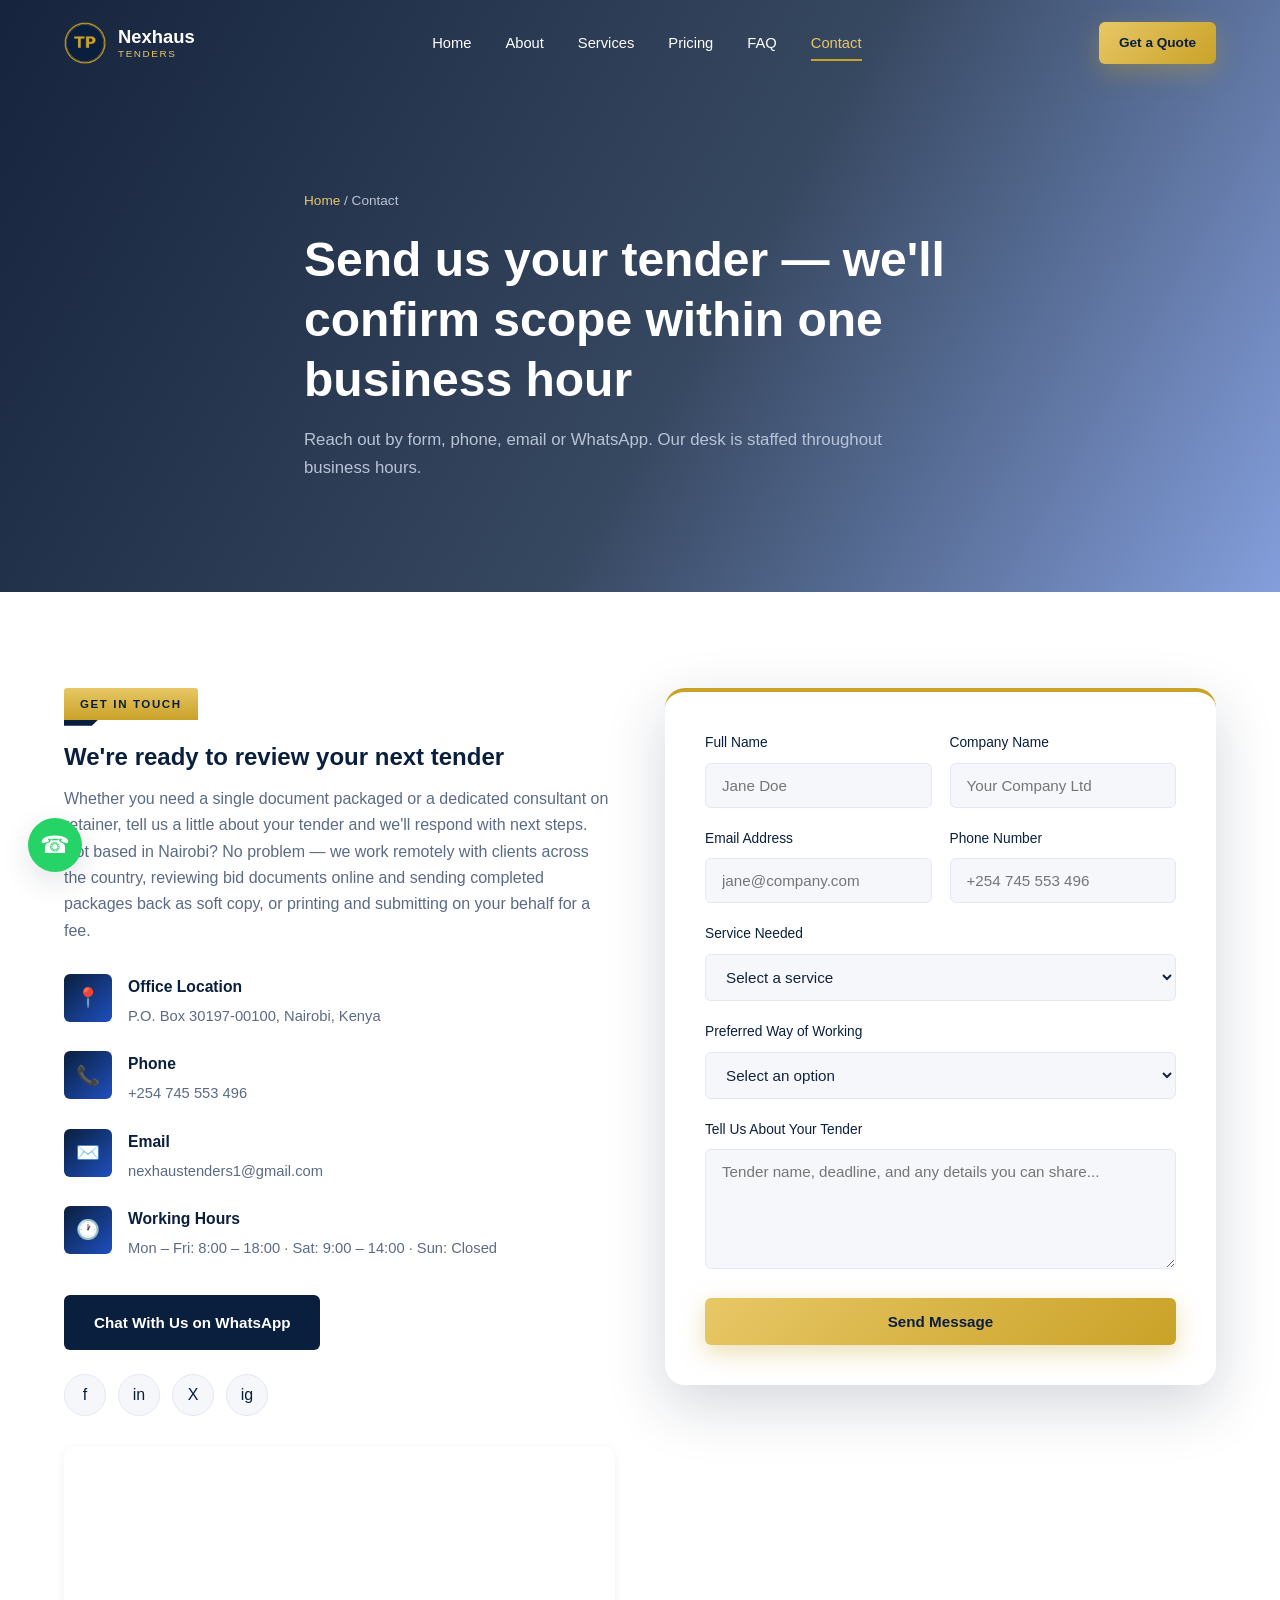
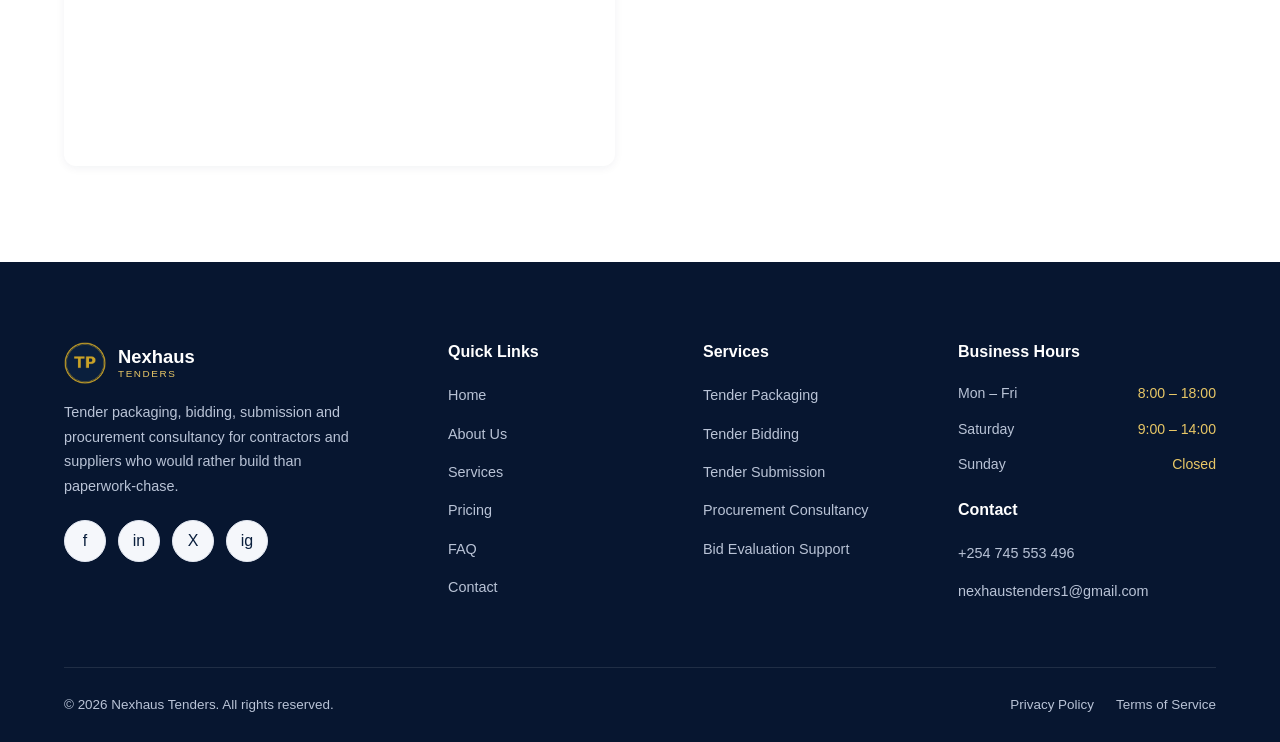
<file: contact.html>
<!DOCTYPE html>
<html lang="en">
<head>
<meta charset="UTF-8">
<meta name="viewport" content="width=device-width, initial-scale=1.0">
<title>Contact Us | Nexhaus Tenders</title>
<meta name="description" content="Get in touch with Nexhaus Tenders for tender packaging, bidding, submission and procurement consultancy. Call, email, WhatsApp or send us your tender document.">
<meta name="keywords" content="contact tenderpro advisory, tender consultancy contact, procurement advisory contact">
<meta name="author" content="Nexhaus Tenders">
<link rel="canonical" href="https://www.nexhaustenders.com/contact.html">

<meta property="og:type" content="website">
<meta property="og:title" content="Contact Us | Nexhaus Tenders">
<meta property="og:description" content="Reach our tender desk for a free consultation or a quote on your next tender.">
<meta property="og:image" content="images/hero.jpg">
<meta property="og:url" content="https://www.nexhaustenders.com/contact.html">
<meta property="og:site_name" content="Nexhaus Tenders">

<meta name="twitter:card" content="summary_large_image">
<meta name="twitter:title" content="Contact Us | Nexhaus Tenders">
<meta name="twitter:description" content="Reach our tender desk for a free consultation or a quote.">
<meta name="twitter:image" content="images/hero.jpg">

<link rel="icon" href="favicon.ico" type="image/x-icon">
<link rel="stylesheet" href="css/style.css">
</head>
<body>

<header class="site-header">
  <div class="container header-inner">
    <a href="index.html" class="brand">
      <img src="images/logo.png" alt="Nexhaus Tenders logo">
      <span class="brand-text">Nexhaus<span>Tenders</span></span>
    </a>
    <nav class="main-nav">
      <a href="index.html">Home</a>
      <a href="about.html">About</a>
      <a href="services.html">Services</a>
      <a href="pricing.html">Pricing</a>
      <a href="faq.html">FAQ</a>
      <a href="contact.html" aria-current="page">Contact</a>
    </nav>
    <div class="header-cta">
      <a href="contact.html" class="btn btn-gold btn-sm">Get a Quote</a>
      <button class="nav-toggle" aria-label="Toggle navigation menu">
        <span></span><span></span><span></span>
      </button>
    </div>
  </div>
</header>

<section class="page-hero" style="background-image:url('https://images.unsplash.com/photo-1521791136064-7986c2920216?auto=format&fit=crop&w=1920&q=80');">
  <div class="container page-hero-inner">
    <div class="breadcrumb"><a href="index.html">Home</a> / Contact</div>
    <h1>Send us your tender — we'll confirm scope within one business hour</h1>
    <p>Reach out by form, phone, email or WhatsApp. Our desk is staffed throughout business hours.</p>
  </div>
</section>

<section>
  <div class="container">
    <div class="contact-grid">

      <div class="reveal">
        <span class="eyebrow">Get In Touch</span>
        <h2>We're ready to review your next tender</h2>
        <p style="color:var(--gray); margin-top:14px;">Whether you need a single document packaged or a dedicated consultant on retainer, tell us a little about your tender and we'll respond with next steps. Not based in Nairobi? No problem — we work remotely with clients across the country, reviewing bid documents online and sending completed packages back as soft copy, or printing and submitting on your behalf for a fee.</p>

        <div class="contact-info-list">
          <div class="contact-info-item">
            <div class="card-icon">📍</div>
            <div>
              <strong>Office Location</strong>
              <span>P.O. Box 30197-00100, Nairobi, Kenya</span>
            </div>
          </div>
          <div class="contact-info-item">
            <div class="card-icon">📞</div>
            <div>
              <strong>Phone</strong>
              <a href="tel:+254745553496">+254 745 553 496</a>
            </div>
          </div>
          <div class="contact-info-item">
            <div class="card-icon">✉️</div>
            <div>
              <strong>Email</strong>
              <a href="mailto:nexhaustenders1@gmail.com">nexhaustenders1@gmail.com</a>
            </div>
          </div>
          <div class="contact-info-item">
            <div class="card-icon">🕐</div>
            <div>
              <strong>Working Hours</strong>
              <span>Mon – Fri: 8:00 – 18:00 · Sat: 9:00 – 14:00 · Sun: Closed</span>
            </div>
          </div>
        </div>

        <a href="https://wa.me/254745553496" target="_blank" rel="noopener" class="btn btn-navy" style="margin-bottom:24px;">Chat With Us on WhatsApp</a>

        <div class="social-row">
          <a href="#" aria-label="Facebook">f</a>
          <a href="#" aria-label="LinkedIn">in</a>
          <a href="#" aria-label="Twitter / X">X</a>
          <a href="#" aria-label="Instagram">ig</a>
        </div>

        <div class="map-embed">
          <iframe src="https://www.google.com/maps?q=Nairobi,Kenya&output=embed" loading="lazy" referrerpolicy="no-referrer-when-downgrade" title="Map showing Nexhaus Tenders office location"></iframe>
        </div>
      </div>

      <div class="reveal reveal-delay-2">
        <div class="form-card">
          <div class="form-success">Thank you — your message has been received. A member of our team will respond within one business hour.</div>
          <form id="contact-form" novalidate>
            <div class="form-row">
              <div class="field">
                <label for="full-name">Full Name</label>
                <input type="text" id="full-name" name="full-name" data-required placeholder="Jane Doe">
                <span class="error-msg">Please enter your full name.</span>
              </div>
              <div class="field">
                <label for="company">Company Name</label>
                <input type="text" id="company" name="company" data-required placeholder="Your Company Ltd">
                <span class="error-msg">Please enter your company name.</span>
              </div>
            </div>
            <div class="form-row">
              <div class="field">
                <label for="email">Email Address</label>
                <input type="email" id="email" name="email" data-required placeholder="jane@company.com">
                <span class="error-msg">Please enter a valid email address.</span>
              </div>
              <div class="field">
                <label for="phone">Phone Number</label>
                <input type="tel" id="phone" name="phone" data-required placeholder="+254 745 553 496">
                <span class="error-msg">Please enter a valid phone number.</span>
              </div>
            </div>
            <div class="field">
              <label for="service">Service Needed</label>
              <select id="service" name="service" data-required>
                <option value="">Select a service</option>
                <option>Tender Packaging</option>
                <option>Tender Bidding</option>
                <option>Tender Submission</option>
                <option>Procurement Consultancy</option>
                <option>Bid Evaluation Support</option>
                <option>Other / Not Sure</option>
              </select>
              <span class="error-msg">Please select a service.</span>
            </div>
            <div class="field">
              <label for="preference">Preferred Way of Working</label>
              <select id="preference" name="preference" data-required>
                <option value="">Select an option</option>
                <option>Remote — review online</option>
                <option>In person — review physically</option>
                <option>Print &amp; submit on our behalf (fee applies)</option>
                <option>Send me the soft copy — I'll print &amp; submit myself</option>
                <option>Not sure yet — advise me</option>
              </select>
              <span class="error-msg">Please select a preference.</span>
            </div>
            <div class="field">
              <label for="message">Tell Us About Your Tender</label>
              <textarea id="message" name="message" data-required placeholder="Tender name, deadline, and any details you can share..."></textarea>
              <span class="error-msg">Please add a short message.</span>
            </div>
            <button type="submit" class="btn btn-gold btn-block">Send Message</button>
          </form>
        </div>
      </div>

    </div>
  </div>
</section>

<footer class="site-footer">
  <div class="container">
    <div class="footer-grid">
      <div class="footer-brand">
        <a href="index.html" class="brand">
          <img src="images/logo.png" alt="Nexhaus Tenders logo">
          <span class="brand-text">Nexhaus<span>Tenders</span></span>
        </a>
        <p class="desc">Tender packaging, bidding, submission and procurement consultancy for contractors and suppliers who would rather build than paperwork-chase.</p>
        <div class="social-row">
          <a href="#" aria-label="Facebook">f</a>
          <a href="#" aria-label="LinkedIn">in</a>
          <a href="#" aria-label="Twitter / X">X</a>
          <a href="#" aria-label="Instagram">ig</a>
        </div>
      </div>
      <div class="footer-col">
        <h4>Quick Links</h4>
        <ul>
          <li><a href="index.html">Home</a></li>
          <li><a href="about.html">About Us</a></li>
          <li><a href="services.html">Services</a></li>
          <li><a href="pricing.html">Pricing</a></li>
          <li><a href="faq.html">FAQ</a></li>
          <li><a href="contact.html">Contact</a></li>
        </ul>
      </div>
      <div class="footer-col">
        <h4>Services</h4>
        <ul>
          <li><a href="services.html#packaging">Tender Packaging</a></li>
          <li><a href="services.html#bidding">Tender Bidding</a></li>
          <li><a href="services.html#submission">Tender Submission</a></li>
          <li><a href="services.html#consultancy">Procurement Consultancy</a></li>
          <li><a href="services.html#evaluation">Bid Evaluation Support</a></li>
        </ul>
      </div>
      <div class="footer-col">
        <h4>Business Hours</h4>
        <ul class="footer-hours">
          <li><span>Mon – Fri</span><span>8:00 – 18:00</span></li>
          <li><span>Saturday</span><span>9:00 – 14:00</span></li>
          <li><span>Sunday</span><span>Closed</span></li>
        </ul>
        <h4 style="margin-top:24px;">Contact</h4>
        <ul>
          <li><a href="tel:+254745553496">+254 745 553 496</a></li>
          <li><a href="mailto:nexhaustenders1@gmail.com">nexhaustenders1@gmail.com</a></li>
        </ul>
      </div>
    </div>
    <div class="footer-bottom">
      <span>© <span id="current-year">2026</span> Nexhaus Tenders. All rights reserved.</span>
      <div class="footer-bottom-links">
        <a href="#">Privacy Policy</a>
        <a href="#">Terms of Service</a>
      </div>
    </div>
  </div>
</footer>

<a href="https://wa.me/254745553496" class="whatsapp-float" target="_blank" rel="noopener" aria-label="Chat with us on WhatsApp">☎</a>
<button class="back-to-top" aria-label="Back to top">↑</button>

<script src="js/script.js"></script>
</body>
</html>
</file>
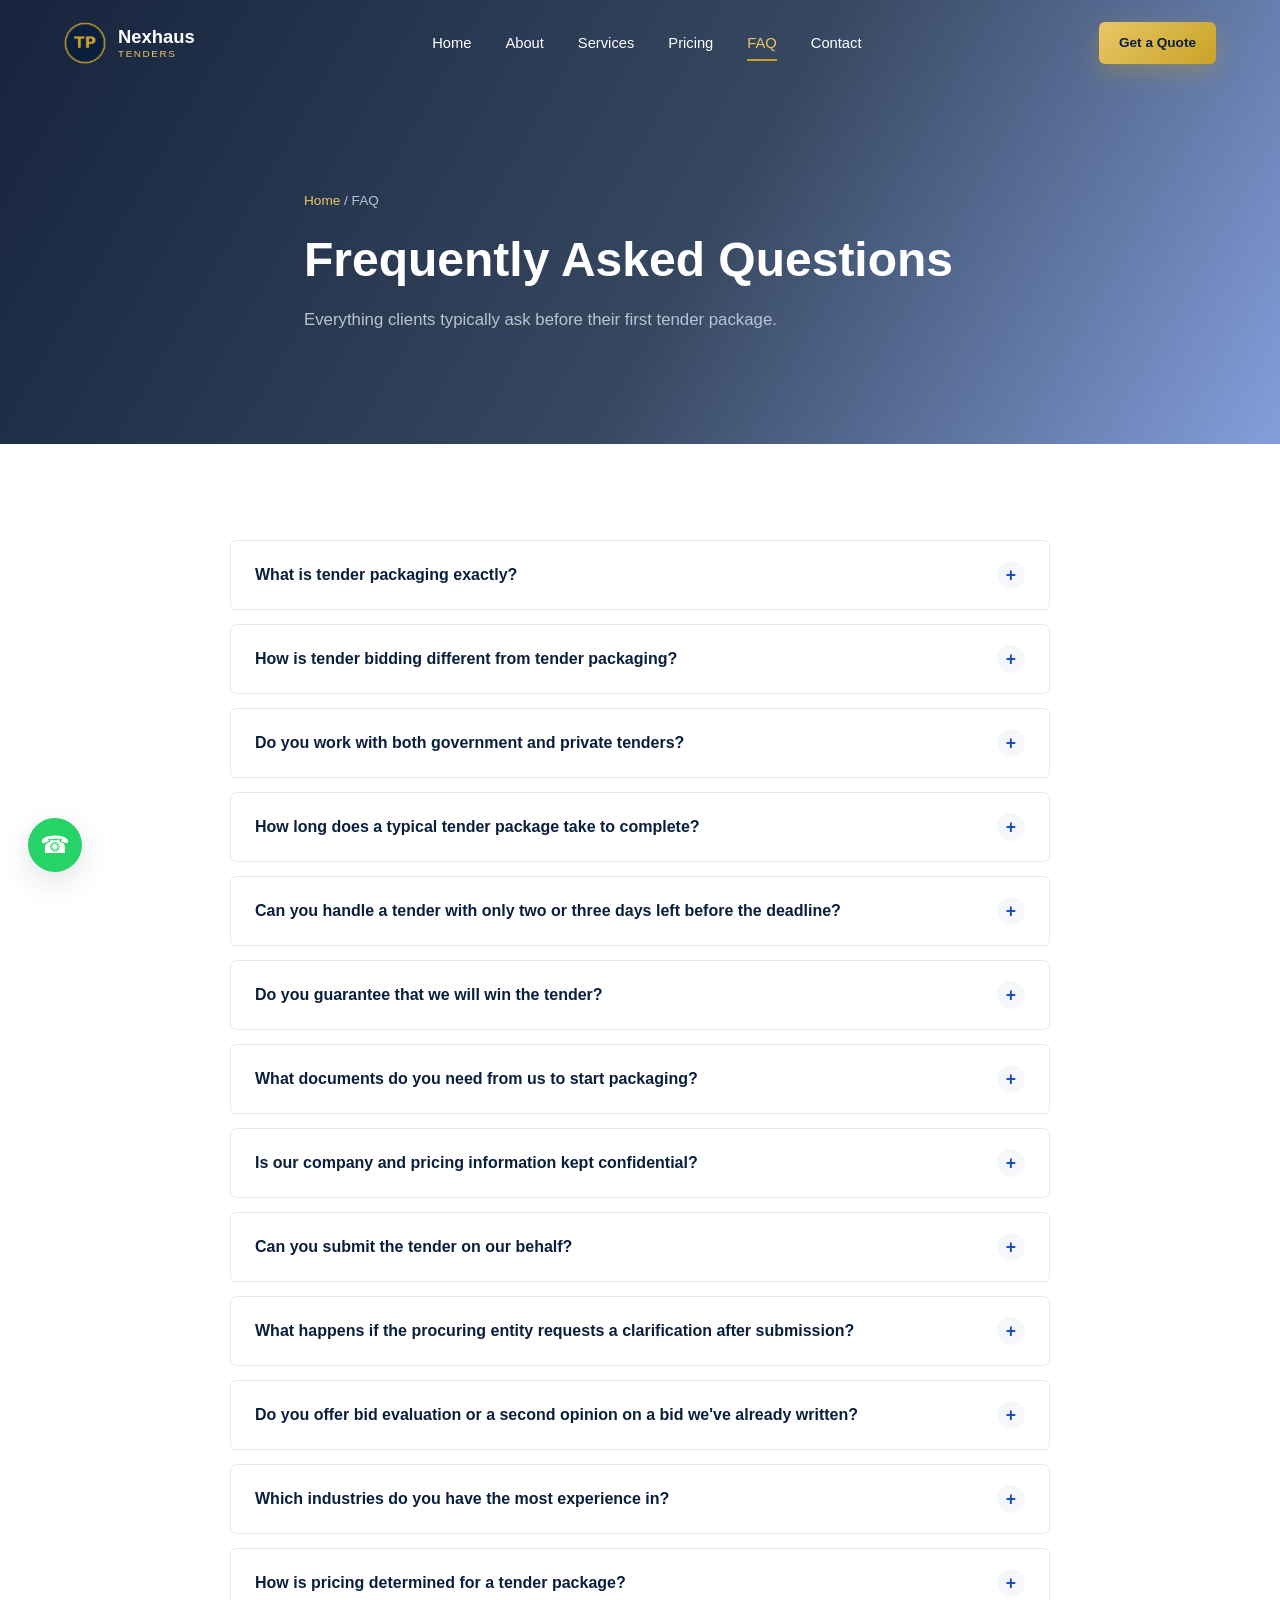
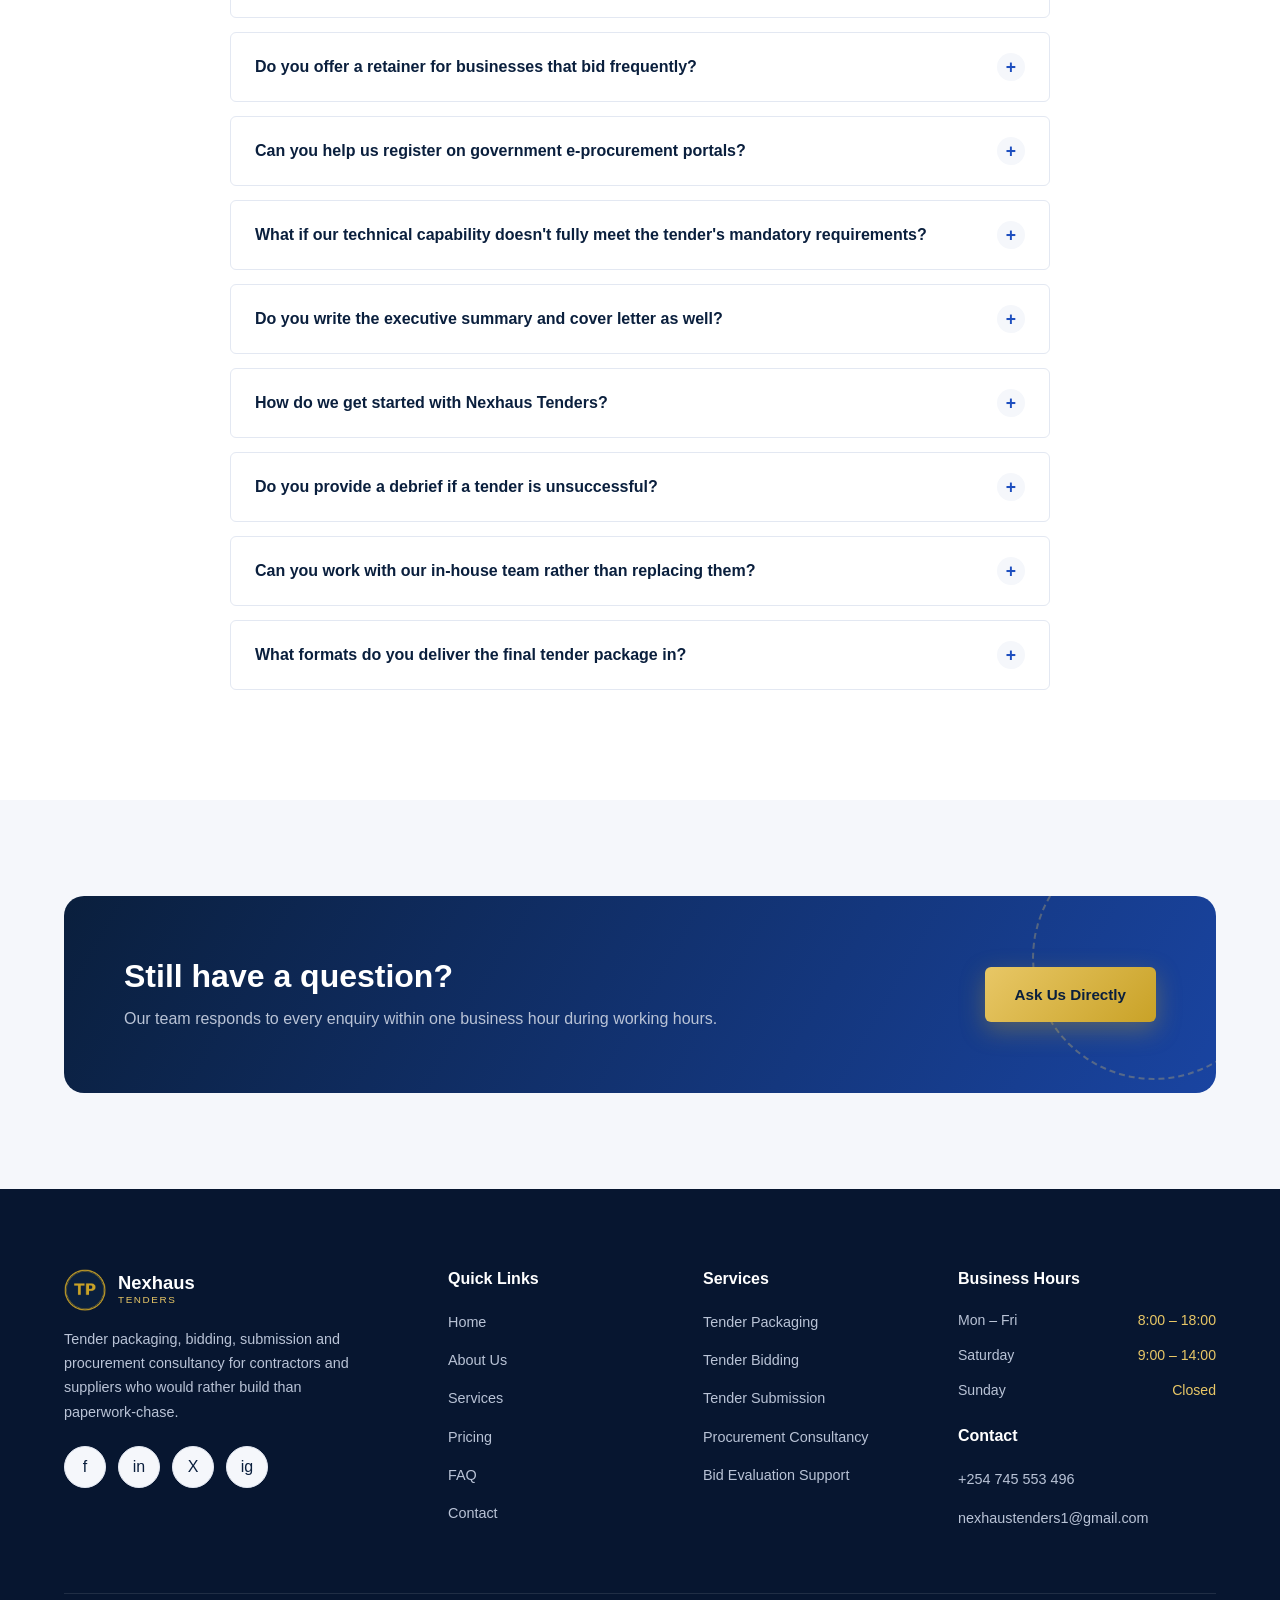
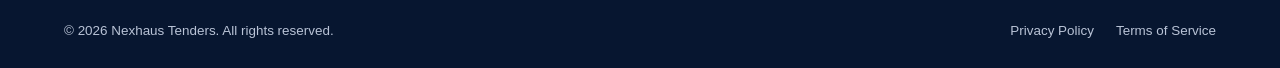
<file: faq.html>
<!DOCTYPE html>
<html lang="en">
<head>
<meta charset="UTF-8">
<meta name="viewport" content="width=device-width, initial-scale=1.0">
<title>Frequently Asked Questions | Nexhaus Tenders</title>
<meta name="description" content="Answers to common questions about tender packaging, bidding, submission timelines, pricing, confidentiality and procurement consultancy at Nexhaus Tenders.">
<meta name="keywords" content="tender FAQ, tender packaging questions, tender bidding questions, procurement consultancy FAQ">
<meta name="author" content="Nexhaus Tenders">
<link rel="canonical" href="https://www.nexhaustenders.com/faq.html">

<meta property="og:type" content="website">
<meta property="og:title" content="Frequently Asked Questions | Nexhaus Tenders">
<meta property="og:description" content="Answers to common questions about our tender packaging, bidding, submission and consultancy services.">
<meta property="og:image" content="images/hero.jpg">
<meta property="og:url" content="https://www.nexhaustenders.com/faq.html">
<meta property="og:site_name" content="Nexhaus Tenders">

<meta name="twitter:card" content="summary_large_image">
<meta name="twitter:title" content="Frequently Asked Questions | Nexhaus Tenders">
<meta name="twitter:description" content="Answers to common questions about our tender services.">
<meta name="twitter:image" content="images/hero.jpg">

<link rel="icon" href="favicon.ico" type="image/x-icon">
<link rel="stylesheet" href="css/style.css">
</head>
<body>

<header class="site-header">
  <div class="container header-inner">
    <a href="index.html" class="brand">
      <img src="images/logo.png" alt="Nexhaus Tenders logo">
      <span class="brand-text">Nexhaus<span>Tenders</span></span>
    </a>
    <nav class="main-nav">
      <a href="index.html">Home</a>
      <a href="about.html">About</a>
      <a href="services.html">Services</a>
      <a href="pricing.html">Pricing</a>
      <a href="faq.html" aria-current="page">FAQ</a>
      <a href="contact.html">Contact</a>
    </nav>
    <div class="header-cta">
      <a href="contact.html" class="btn btn-gold btn-sm">Get a Quote</a>
      <button class="nav-toggle" aria-label="Toggle navigation menu">
        <span></span><span></span><span></span>
      </button>
    </div>
  </div>
</header>

<section class="page-hero" style="background-image:url('https://images.unsplash.com/photo-1739303987861-1b0c1104b747?auto=format&fit=crop&w=1920&q=80');">
  <div class="container page-hero-inner">
    <div class="breadcrumb"><a href="index.html">Home</a> / FAQ</div>
    <h1>Frequently Asked Questions</h1>
    <p>Everything clients typically ask before their first tender package.</p>
  </div>
</section>

<section>
  <div class="container">
    <div class="faq-list">

      <div class="faq-item reveal">
        <button class="faq-question" aria-expanded="false">What is tender packaging exactly?<span class="plus">+</span></button>
        <div class="faq-answer"><p>Tender packaging is the process of compiling every document a tender requires — technical proposals, certificates, financial statements and forms — into the exact order and format the tender instructions specify, ready for submission.</p></div>
      </div>

      <div class="faq-item reveal">
        <button class="faq-question" aria-expanded="false">How is tender bidding different from tender packaging?<span class="plus">+</span></button>
        <div class="faq-answer"><p>Packaging assembles and formats documents you already have. Bidding involves writing the technical and financial proposal content itself, tailored to the specific tender's scoring criteria.</p></div>
      </div>

      <div class="faq-item reveal">
        <button class="faq-question" aria-expanded="false">Do you work with both government and private tenders?<span class="plus">+</span></button>
        <div class="faq-answer"><p>Yes. We support public procurement submissions as well as private-sector RFPs, RFQs and vendor pre-qualification exercises.</p></div>
      </div>

      <div class="faq-item reveal">
        <button class="faq-question" aria-expanded="false">How long does a typical tender package take to complete?<span class="plus">+</span></button>
        <div class="faq-answer"><p>Most standard packages are completed within 3 to 5 working days. Full bid writing engagements typically take 5 to 10 working days depending on tender complexity.</p></div>
      </div>

      <div class="faq-item reveal">
        <button class="faq-question" aria-expanded="false">Can you handle a tender with only two or three days left before the deadline?<span class="plus">+</span></button>
        <div class="faq-answer"><p>In many cases yes, through our expedited service. Contact us immediately with the tender document so we can assess feasibility before accepting the engagement.</p></div>
      </div>

      <div class="faq-item reveal">
        <button class="faq-question" aria-expanded="false">Do you guarantee that we will win the tender?<span class="plus">+</span></button>
        <div class="faq-answer"><p>No consultancy can ethically guarantee a win, since the final decision rests with the evaluation committee. What we guarantee is a fully compliant, clearly argued submission built to score well.</p></div>
      </div>

      <div class="faq-item reveal">
        <button class="faq-question" aria-expanded="false">What documents do you need from us to start packaging?<span class="plus">+</span></button>
        <div class="faq-answer"><p>Typically your company registration certificate, tax compliance certificate, audited financials, CVs of key staff, and any technical evidence relevant to the tender. We provide a checklist specific to each tender.</p></div>
      </div>

      <div class="faq-item reveal">
        <button class="faq-question" aria-expanded="false">Is our company and pricing information kept confidential?<span class="plus">+</span></button>
        <div class="faq-answer"><p>Yes. All engagements are covered by a non-disclosure agreement, and your documents are stored securely and shared only with the staff working directly on your file.</p></div>
      </div>

      <div class="faq-item reveal">
        <button class="faq-question" aria-expanded="false">Can you submit the tender on our behalf?<span class="plus">+</span></button>
        <div class="faq-answer"><p>Yes, under our Premium and Enterprise packages we manage portal uploads or physical delivery directly, with confirmation receipts kept on file for your records.</p></div>
      </div>

      <div class="faq-item reveal">
        <button class="faq-question" aria-expanded="false">What happens if the procuring entity requests a clarification after submission?<span class="plus">+</span></button>
        <div class="faq-answer"><p>We track clarification requests on your behalf for Premium and Enterprise clients and help draft compliant, timely responses within the window given.</p></div>
      </div>

      <div class="faq-item reveal">
        <button class="faq-question" aria-expanded="false">Do you offer bid evaluation or a second opinion on a bid we've already written?<span class="plus">+</span></button>
        <div class="faq-answer"><p>Yes. Our bid evaluation support service scores your draft against the published evaluation criteria and provides written recommendations before you submit.</p></div>
      </div>

      <div class="faq-item reveal">
        <button class="faq-question" aria-expanded="false">Which industries do you have the most experience in?<span class="plus">+</span></button>
        <div class="faq-answer"><p>Construction and infrastructure, ICT and software services, healthcare and medical supply, logistics, energy and utilities, and professional consulting services.</p></div>
      </div>

      <div class="faq-item reveal">
        <button class="faq-question" aria-expanded="false">How is pricing determined for a tender package?<span class="plus">+</span></button>
        <div class="faq-answer"><p>Pricing depends on document volume, sector complexity, and the level of service required, from packaging only through to full bidding and submission. Every quote is confirmed in writing before work begins.</p></div>
      </div>

      <div class="faq-item reveal">
        <button class="faq-question" aria-expanded="false">Do you offer a retainer for businesses that bid frequently?<span class="plus">+</span></button>
        <div class="faq-answer"><p>Yes, our Enterprise package is a monthly retainer covering an agreed volume of tenders, with a dedicated consultant and priority turnaround.</p></div>
      </div>

      <div class="faq-item reveal">
        <button class="faq-question" aria-expanded="false">Can you help us register on government e-procurement portals?<span class="plus">+</span></button>
        <div class="faq-answer"><p>Yes, our government tender advisory service includes support with portal registration, supplier accreditation, and understanding the applicable procurement regulations.</p></div>
      </div>

      <div class="faq-item reveal">
        <button class="faq-question" aria-expanded="false">What if our technical capability doesn't fully meet the tender's mandatory requirements?<span class="plus">+</span></button>
        <div class="faq-answer"><p>We flag this honestly during our opportunity review stage. In some cases we can advise on joint ventures or subcontracting arrangements that address the gap.</p></div>
      </div>

      <div class="faq-item reveal">
        <button class="faq-question" aria-expanded="false">Do you write the executive summary and cover letter as well?<span class="plus">+</span></button>
        <div class="faq-answer"><p>Yes, under our Standard and Premium packages, cover letters and executive summaries are included as part of the full bid writing service.</p></div>
      </div>

      <div class="faq-item reveal">
        <button class="faq-question" aria-expanded="false">How do we get started with Nexhaus Tenders?<span class="plus">+</span></button>
        <div class="faq-answer"><p>Send us the tender document through our contact form or by email. We'll review it, confirm scope and turnaround, and share a written quote within one business day.</p></div>
      </div>

      <div class="faq-item reveal">
        <button class="faq-question" aria-expanded="false">Do you provide a debrief if a tender is unsuccessful?<span class="plus">+</span></button>
        <div class="faq-answer"><p>Yes. Where the procuring entity provides evaluation feedback, we review it with you to identify improvements for future submissions.</p></div>
      </div>

      <div class="faq-item reveal">
        <button class="faq-question" aria-expanded="false">Can you work with our in-house team rather than replacing them?<span class="plus">+</span></button>
        <div class="faq-answer"><p>Absolutely. Many clients use us to support an existing procurement or business development team, particularly during high-volume bidding periods.</p></div>
      </div>

      <div class="faq-item reveal">
        <button class="faq-question" aria-expanded="false">What formats do you deliver the final tender package in?<span class="plus">+</span></button>
        <div class="faq-answer"><p>We deliver both editable source files and print-ready PDF versions, along with a physical printed and bound copy where the tender requires hard copy submission.</p></div>
      </div>

    </div>
  </div>
</section>

<section class="section-alt">
  <div class="container">
    <div class="cta-band reveal">
      <div>
        <h2>Still have a question?</h2>
        <p>Our team responds to every enquiry within one business hour during working hours.</p>
      </div>
      <a href="contact.html" class="btn btn-gold">Ask Us Directly</a>
    </div>
  </div>
</section>

<footer class="site-footer">
  <div class="container">
    <div class="footer-grid">
      <div class="footer-brand">
        <a href="index.html" class="brand">
          <img src="images/logo.png" alt="Nexhaus Tenders logo">
          <span class="brand-text">Nexhaus<span>Tenders</span></span>
        </a>
        <p class="desc">Tender packaging, bidding, submission and procurement consultancy for contractors and suppliers who would rather build than paperwork-chase.</p>
        <div class="social-row">
          <a href="#" aria-label="Facebook">f</a>
          <a href="#" aria-label="LinkedIn">in</a>
          <a href="#" aria-label="Twitter / X">X</a>
          <a href="#" aria-label="Instagram">ig</a>
        </div>
      </div>
      <div class="footer-col">
        <h4>Quick Links</h4>
        <ul>
          <li><a href="index.html">Home</a></li>
          <li><a href="about.html">About Us</a></li>
          <li><a href="services.html">Services</a></li>
          <li><a href="pricing.html">Pricing</a></li>
          <li><a href="faq.html">FAQ</a></li>
          <li><a href="contact.html">Contact</a></li>
        </ul>
      </div>
      <div class="footer-col">
        <h4>Services</h4>
        <ul>
          <li><a href="services.html#packaging">Tender Packaging</a></li>
          <li><a href="services.html#bidding">Tender Bidding</a></li>
          <li><a href="services.html#submission">Tender Submission</a></li>
          <li><a href="services.html#consultancy">Procurement Consultancy</a></li>
          <li><a href="services.html#evaluation">Bid Evaluation Support</a></li>
        </ul>
      </div>
      <div class="footer-col">
        <h4>Business Hours</h4>
        <ul class="footer-hours">
          <li><span>Mon – Fri</span><span>8:00 – 18:00</span></li>
          <li><span>Saturday</span><span>9:00 – 14:00</span></li>
          <li><span>Sunday</span><span>Closed</span></li>
        </ul>
        <h4 style="margin-top:24px;">Contact</h4>
        <ul>
          <li><a href="tel:+254745553496">+254 745 553 496</a></li>
          <li><a href="mailto:nexhaustenders1@gmail.com">nexhaustenders1@gmail.com</a></li>
        </ul>
      </div>
    </div>
    <div class="footer-bottom">
      <span>© <span id="current-year">2026</span> Nexhaus Tenders. All rights reserved.</span>
      <div class="footer-bottom-links">
        <a href="#">Privacy Policy</a>
        <a href="#">Terms of Service</a>
      </div>
    </div>
  </div>
</footer>

<a href="https://wa.me/254745553496" class="whatsapp-float" target="_blank" rel="noopener" aria-label="Chat with us on WhatsApp">☎</a>
<button class="back-to-top" aria-label="Back to top">↑</button>

<script src="js/script.js"></script>
</body>
</html>
</file>
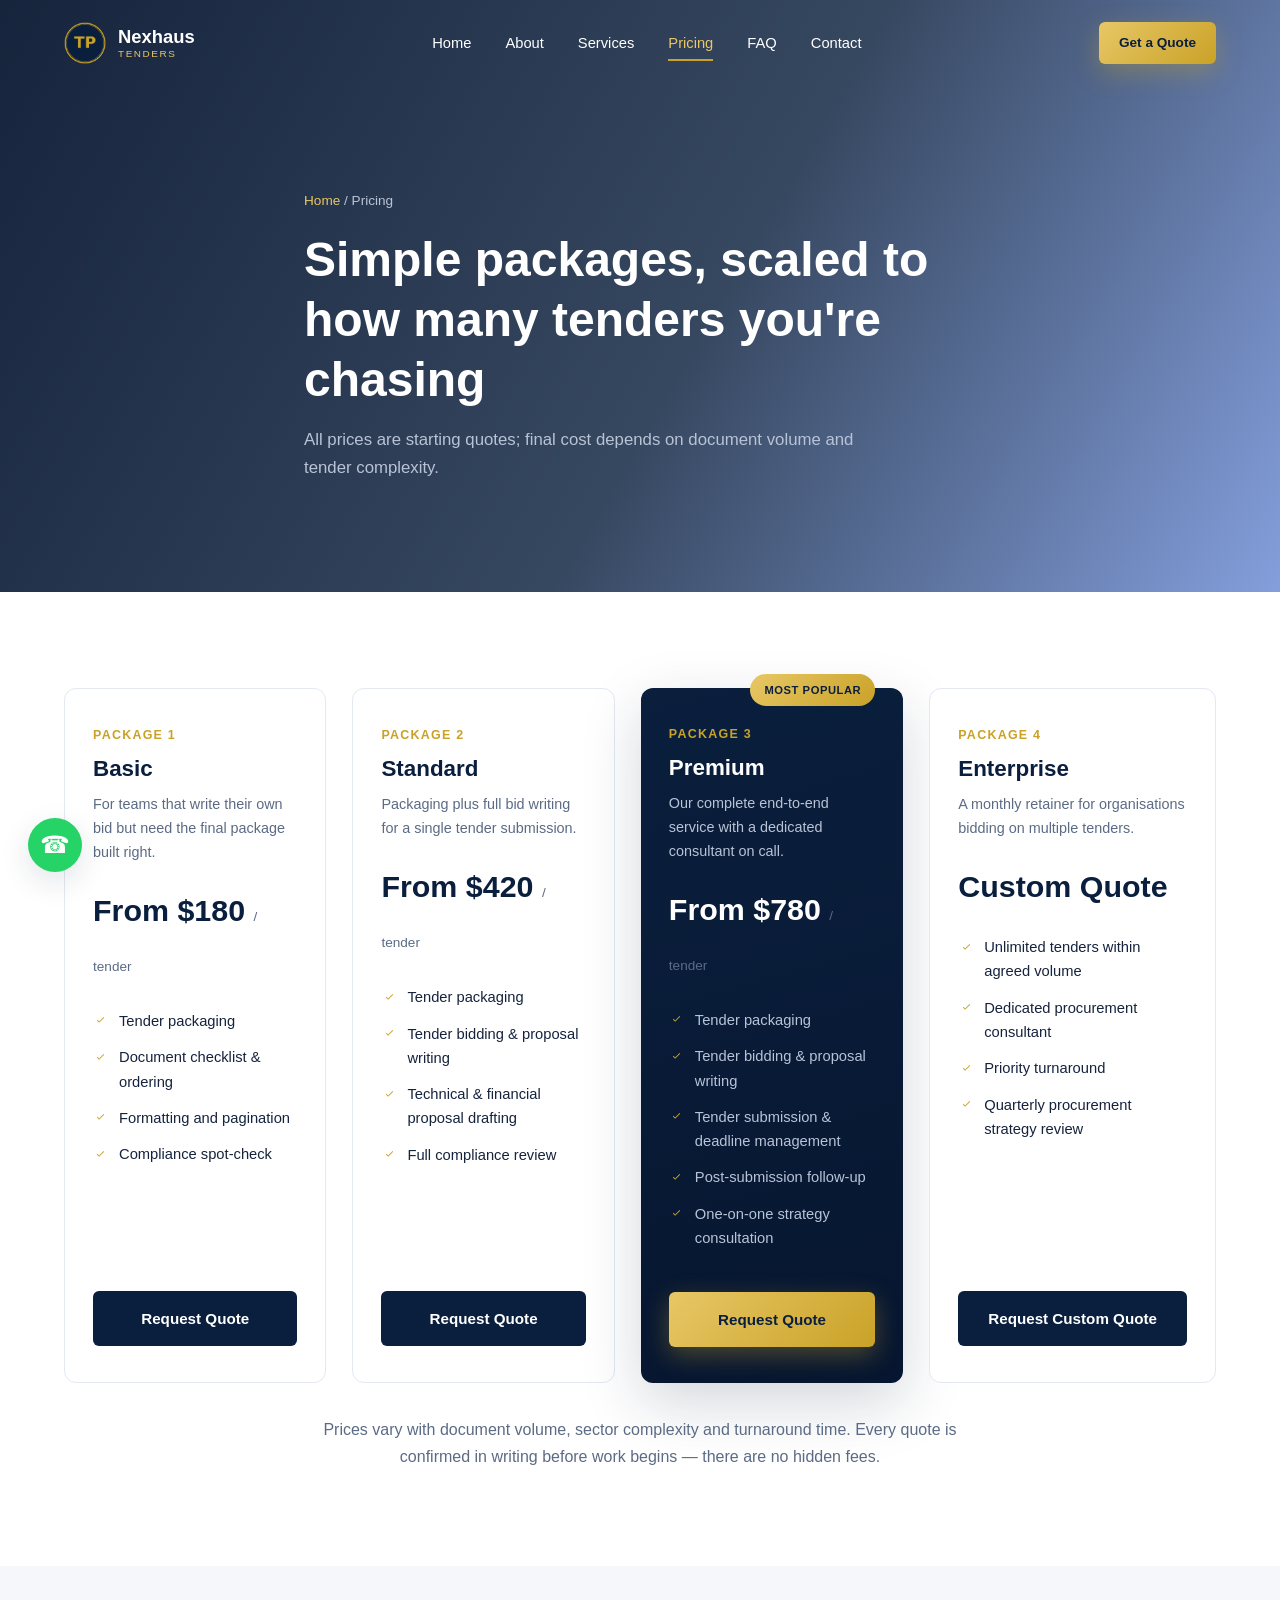
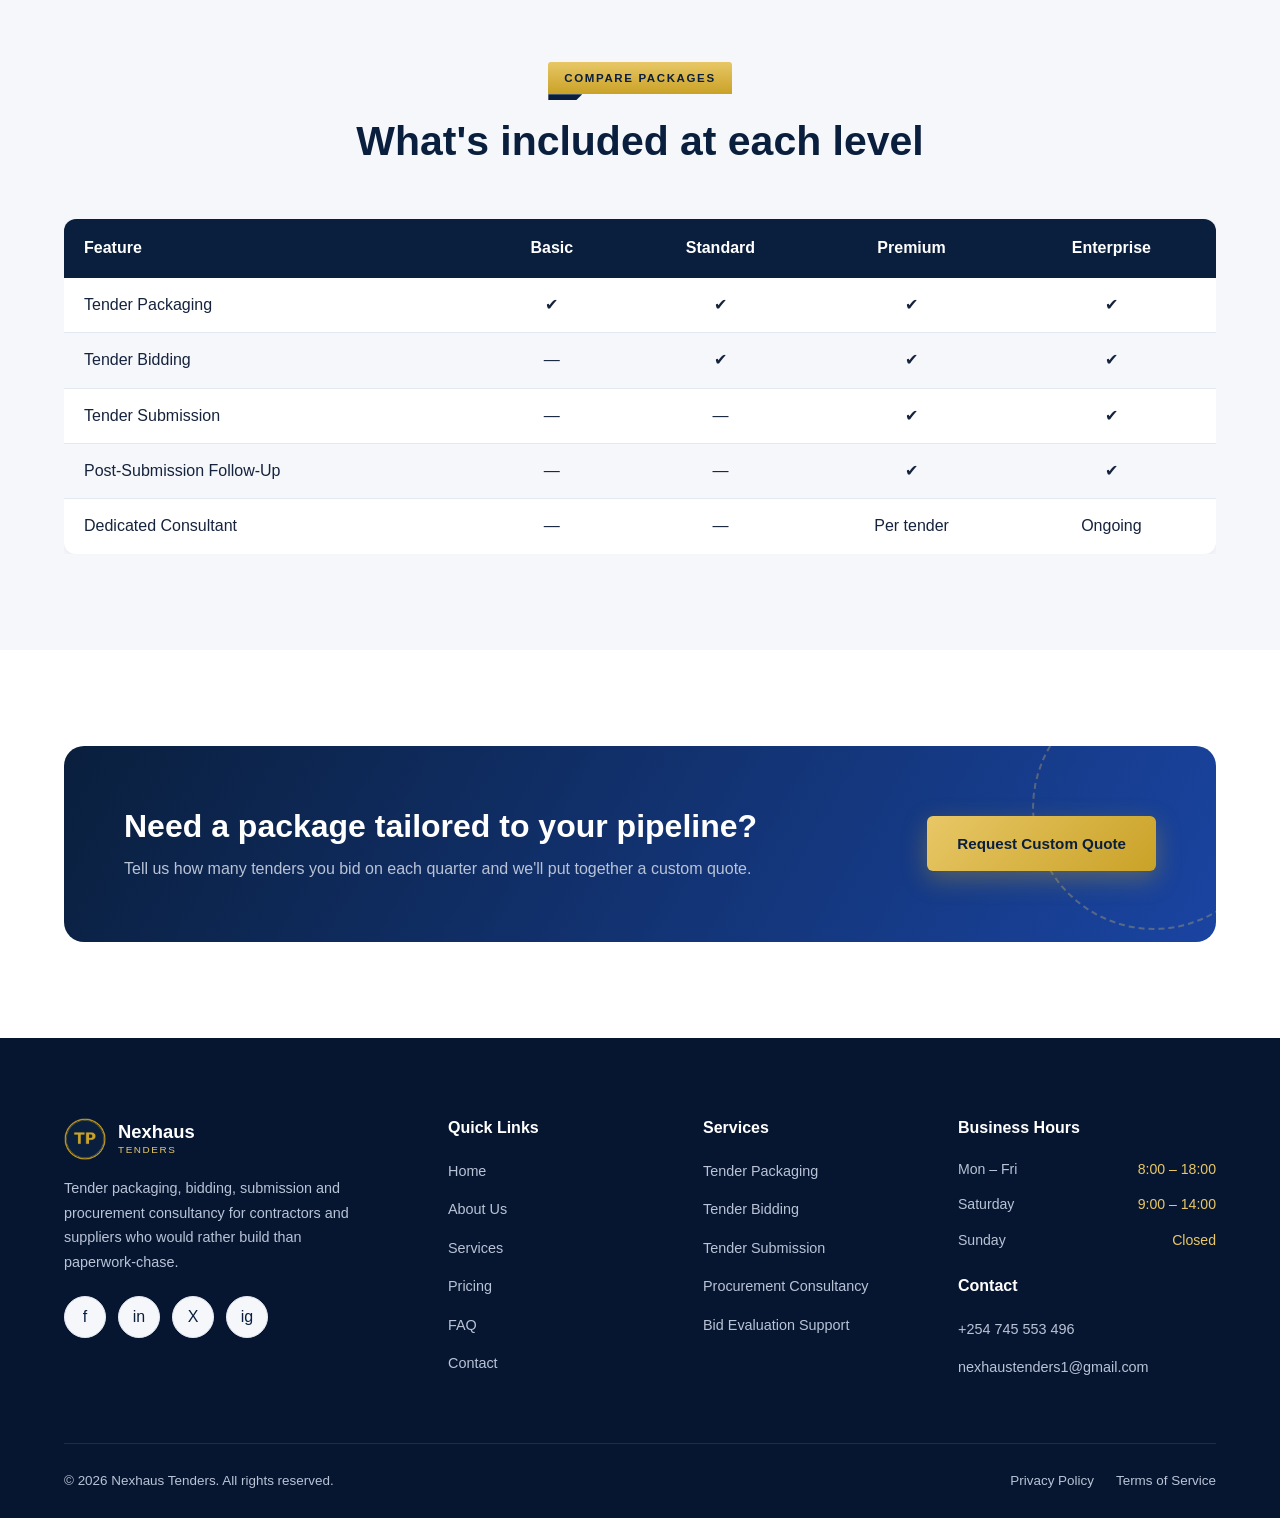
<file: pricing.html>
<!DOCTYPE html>
<html lang="en">
<head>
<meta charset="UTF-8">
<meta name="viewport" content="width=device-width, initial-scale=1.0">
<title>Pricing &amp; Packages | Nexhaus Tenders</title>
<meta name="description" content="View Nexhaus Tenders's Basic, Standard, Premium and Enterprise tender packaging and bidding packages, and request a custom quote.">
<meta name="keywords" content="tender packaging pricing, tender bidding packages, procurement consultancy pricing, tender submission cost">
<meta name="author" content="Nexhaus Tenders">
<link rel="canonical" href="https://www.nexhaustenders.com/pricing.html">

<meta property="og:type" content="website">
<meta property="og:title" content="Pricing &amp; Packages | Nexhaus Tenders">
<meta property="og:description" content="Straightforward pricing for tender packaging, bidding, submission and consultancy services.">
<meta property="og:image" content="images/hero.jpg">
<meta property="og:url" content="https://www.nexhaustenders.com/pricing.html">
<meta property="og:site_name" content="Nexhaus Tenders">

<meta name="twitter:card" content="summary_large_image">
<meta name="twitter:title" content="Pricing &amp; Packages | Nexhaus Tenders">
<meta name="twitter:description" content="Straightforward pricing for tender packaging, bidding and submission services.">
<meta name="twitter:image" content="images/hero.jpg">

<link rel="icon" href="favicon.ico" type="image/x-icon">
<link rel="stylesheet" href="css/style.css">
</head>
<body>

<header class="site-header">
  <div class="container header-inner">
    <a href="index.html" class="brand">
      <img src="images/logo.png" alt="Nexhaus Tenders logo">
      <span class="brand-text">Nexhaus<span>Tenders</span></span>
    </a>
    <nav class="main-nav">
      <a href="index.html">Home</a>
      <a href="about.html">About</a>
      <a href="services.html">Services</a>
      <a href="pricing.html" aria-current="page">Pricing</a>
      <a href="faq.html">FAQ</a>
      <a href="contact.html">Contact</a>
    </nav>
    <div class="header-cta">
      <a href="contact.html" class="btn btn-gold btn-sm">Get a Quote</a>
      <button class="nav-toggle" aria-label="Toggle navigation menu">
        <span></span><span></span><span></span>
      </button>
    </div>
  </div>
</header>

<section class="page-hero" style="background-image:url('https://images.unsplash.com/photo-1739302750702-e26a61113758?auto=format&fit=crop&w=1920&q=80');">
  <div class="container page-hero-inner">
    <div class="breadcrumb"><a href="index.html">Home</a> / Pricing</div>
    <h1>Simple packages, scaled to how many tenders you're chasing</h1>
    <p>All prices are starting quotes; final cost depends on document volume and tender complexity.</p>
  </div>
</section>

<section>
  <div class="container">
    <div class="pricing-grid">

      <div class="price-card reveal">
        <div class="price-tier">Package 1</div>
        <h3>Basic</h3>
        <p class="price-desc">For teams that write their own bid but need the final package built right.</p>
        <div class="price-amount">From $180 <span>/ tender</span></div>
        <ul class="price-feat">
          <li>Tender packaging</li>
          <li>Document checklist &amp; ordering</li>
          <li>Formatting and pagination</li>
          <li>Compliance spot-check</li>
        </ul>
        <a href="contact.html" class="btn btn-navy btn-block">Request Quote</a>
      </div>

      <div class="price-card reveal reveal-delay-1">
        <div class="price-tier">Package 2</div>
        <h3>Standard</h3>
        <p class="price-desc">Packaging plus full bid writing for a single tender submission.</p>
        <div class="price-amount">From $420 <span>/ tender</span></div>
        <ul class="price-feat">
          <li>Tender packaging</li>
          <li>Tender bidding &amp; proposal writing</li>
          <li>Technical &amp; financial proposal drafting</li>
          <li>Full compliance review</li>
        </ul>
        <a href="contact.html" class="btn btn-navy btn-block">Request Quote</a>
      </div>

      <div class="price-card featured reveal reveal-delay-2">
        <div class="price-badge">Most Popular</div>
        <div class="price-tier">Package 3</div>
        <h3>Premium</h3>
        <p class="price-desc">Our complete end-to-end service with a dedicated consultant on call.</p>
        <div class="price-amount">From $780 <span>/ tender</span></div>
        <ul class="price-feat">
          <li>Tender packaging</li>
          <li>Tender bidding &amp; proposal writing</li>
          <li>Tender submission &amp; deadline management</li>
          <li>Post-submission follow-up</li>
          <li>One-on-one strategy consultation</li>
        </ul>
        <a href="contact.html" class="btn btn-gold btn-block">Request Quote</a>
      </div>

      <div class="price-card reveal reveal-delay-3">
        <div class="price-tier">Package 4</div>
        <h3>Enterprise</h3>
        <p class="price-desc">A monthly retainer for organisations bidding on multiple tenders.</p>
        <div class="price-amount">Custom Quote</div>
        <ul class="price-feat">
          <li>Unlimited tenders within agreed volume</li>
          <li>Dedicated procurement consultant</li>
          <li>Priority turnaround</li>
          <li>Quarterly procurement strategy review</li>
        </ul>
        <a href="contact.html" class="btn btn-navy btn-block">Request Custom Quote</a>
      </div>

    </div>

    <p class="text-center reveal" style="color:var(--gray); margin-top:34px; max-width:640px; margin-left:auto; margin-right:auto;">
      Prices vary with document volume, sector complexity and turnaround time. Every quote is confirmed in writing before work begins — there are no hidden fees.
    </p>
  </div>
</section>

<section class="section-alt">
  <div class="container">
    <div class="section-head center reveal">
      <span class="eyebrow">Compare Packages</span>
      <h2>What's included at each level</h2>
    </div>
    <div style="overflow-x:auto;" class="reveal">
      <table style="width:100%; border-collapse:collapse; min-width:640px; background:var(--white); border-radius:var(--radius-md); overflow:hidden; box-shadow:var(--shadow-sm);">
        <thead>
          <tr style="background:var(--navy); color:var(--white);">
            <th style="text-align:left; padding:16px 20px; font-family:var(--font-display);">Feature</th>
            <th style="padding:16px 20px; font-family:var(--font-display);">Basic</th>
            <th style="padding:16px 20px; font-family:var(--font-display);">Standard</th>
            <th style="padding:16px 20px; font-family:var(--font-display);">Premium</th>
            <th style="padding:16px 20px; font-family:var(--font-display);">Enterprise</th>
          </tr>
        </thead>
        <tbody>
          <tr style="border-bottom:1px solid var(--border);">
            <td style="padding:14px 20px;">Tender Packaging</td>
            <td style="text-align:center;">✔</td><td style="text-align:center;">✔</td><td style="text-align:center;">✔</td><td style="text-align:center;">✔</td>
          </tr>
          <tr style="border-bottom:1px solid var(--border); background:var(--off-white);">
            <td style="padding:14px 20px;">Tender Bidding</td>
            <td style="text-align:center;">—</td><td style="text-align:center;">✔</td><td style="text-align:center;">✔</td><td style="text-align:center;">✔</td>
          </tr>
          <tr style="border-bottom:1px solid var(--border);">
            <td style="padding:14px 20px;">Tender Submission</td>
            <td style="text-align:center;">—</td><td style="text-align:center;">—</td><td style="text-align:center;">✔</td><td style="text-align:center;">✔</td>
          </tr>
          <tr style="border-bottom:1px solid var(--border); background:var(--off-white);">
            <td style="padding:14px 20px;">Post-Submission Follow-Up</td>
            <td style="text-align:center;">—</td><td style="text-align:center;">—</td><td style="text-align:center;">✔</td><td style="text-align:center;">✔</td>
          </tr>
          <tr>
            <td style="padding:14px 20px;">Dedicated Consultant</td>
            <td style="text-align:center;">—</td><td style="text-align:center;">—</td><td style="text-align:center;">Per tender</td><td style="text-align:center;">Ongoing</td>
          </tr>
        </tbody>
      </table>
    </div>
  </div>
</section>

<section>
  <div class="container">
    <div class="cta-band reveal">
      <div>
        <h2>Need a package tailored to your pipeline?</h2>
        <p>Tell us how many tenders you bid on each quarter and we'll put together a custom quote.</p>
      </div>
      <a href="contact.html" class="btn btn-gold">Request Custom Quote</a>
    </div>
  </div>
</section>

<footer class="site-footer">
  <div class="container">
    <div class="footer-grid">
      <div class="footer-brand">
        <a href="index.html" class="brand">
          <img src="images/logo.png" alt="Nexhaus Tenders logo">
          <span class="brand-text">Nexhaus<span>Tenders</span></span>
        </a>
        <p class="desc">Tender packaging, bidding, submission and procurement consultancy for contractors and suppliers who would rather build than paperwork-chase.</p>
        <div class="social-row">
          <a href="#" aria-label="Facebook">f</a>
          <a href="#" aria-label="LinkedIn">in</a>
          <a href="#" aria-label="Twitter / X">X</a>
          <a href="#" aria-label="Instagram">ig</a>
        </div>
      </div>
      <div class="footer-col">
        <h4>Quick Links</h4>
        <ul>
          <li><a href="index.html">Home</a></li>
          <li><a href="about.html">About Us</a></li>
          <li><a href="services.html">Services</a></li>
          <li><a href="pricing.html">Pricing</a></li>
          <li><a href="faq.html">FAQ</a></li>
          <li><a href="contact.html">Contact</a></li>
        </ul>
      </div>
      <div class="footer-col">
        <h4>Services</h4>
        <ul>
          <li><a href="services.html#packaging">Tender Packaging</a></li>
          <li><a href="services.html#bidding">Tender Bidding</a></li>
          <li><a href="services.html#submission">Tender Submission</a></li>
          <li><a href="services.html#consultancy">Procurement Consultancy</a></li>
          <li><a href="services.html#evaluation">Bid Evaluation Support</a></li>
        </ul>
      </div>
      <div class="footer-col">
        <h4>Business Hours</h4>
        <ul class="footer-hours">
          <li><span>Mon – Fri</span><span>8:00 – 18:00</span></li>
          <li><span>Saturday</span><span>9:00 – 14:00</span></li>
          <li><span>Sunday</span><span>Closed</span></li>
        </ul>
        <h4 style="margin-top:24px;">Contact</h4>
        <ul>
          <li><a href="tel:+254745553496">+254 745 553 496</a></li>
          <li><a href="mailto:nexhaustenders1@gmail.com">nexhaustenders1@gmail.com</a></li>
        </ul>
      </div>
    </div>
    <div class="footer-bottom">
      <span>© <span id="current-year">2026</span> Nexhaus Tenders. All rights reserved.</span>
      <div class="footer-bottom-links">
        <a href="#">Privacy Policy</a>
        <a href="#">Terms of Service</a>
      </div>
    </div>
  </div>
</footer>

<a href="https://wa.me/254745553496" class="whatsapp-float" target="_blank" rel="noopener" aria-label="Chat with us on WhatsApp">☎</a>
<button class="back-to-top" aria-label="Back to top">↑</button>

<script src="js/script.js"></script>
</body>
</html>
</file>
<file: css/style.css>
/* ==========================================================================
   TENDER SERVICES WEBSITE — MAIN STYLESHEET
   Design system: Navy / Royal Blue / White / Gold
   Fonts: Poppins (display/headings), Inter (body)
   ========================================================================== */

/* ---------- Design Tokens ---------- */
:root {
  /* Colors */
  --navy: #0a1f3d;
  --navy-deep: #071630;
  --royal: #1e4fbf;
  --royal-light: #3b6fe0;
  --gold: #c9a227;
  --gold-light: #e8c766;
  --white: #ffffff;
  --off-white: #f5f7fb;
  --ink: #16233d;
  --gray: #5b6b85;
  --gray-light: #b9c3d6;
  --border: #e3e8f2;
  --success: #1f8a55;

  /* Typography */
  --font-display: Arial, Helvetica, sans-serif;
  --font-body: Arial, Helvetica, sans-serif;

  /* Layout */
  --max-width: 1200px;
  --radius-sm: 6px;
  --radius-md: 12px;
  --radius-lg: 20px;
  --shadow-sm: 0 2px 10px rgba(10, 31, 61, 0.06);
  --shadow-md: 0 10px 30px rgba(10, 31, 61, 0.12);
  --shadow-lg: 0 20px 60px rgba(10, 31, 61, 0.18);
  --transition: 0.3s cubic-bezier(0.4, 0, 0.2, 1);
}

/* ---------- Reset ---------- */
* {
  margin: 0;
  padding: 0;
  box-sizing: border-box;
}

html {
  scroll-behavior: smooth;
  scroll-padding-top: 90px;
}

body {
  font-family: var(--font-body);
  color: var(--ink);
  background: var(--white);
  line-height: 1.65;
  overflow-x: hidden;
}

img {
  max-width: 100%;
  display: block;
}

a {
  text-decoration: none;
  color: inherit;
}

ul {
  list-style: none;
}

button {
  font-family: inherit;
  cursor: pointer;
  border: none;
  background: none;
}

h1, h2, h3, h4, h5 {
  font-family: var(--font-display);
  font-weight: 600;
  color: var(--navy);
  line-height: 1.25;
}

section {
  padding: 96px 0;
}

.container {
  width: 100%;
  max-width: var(--max-width);
  margin: 0 auto;
  padding: 0 24px;
}

@media (prefers-reduced-motion: reduce) {
  *, *::before, *::after {
    animation-duration: 0.001ms !important;
    animation-iteration-count: 1 !important;
    transition-duration: 0.001ms !important;
    scroll-behavior: auto !important;
  }
}

:focus-visible {
  outline: 3px solid var(--gold);
  outline-offset: 3px;
}

/* ---------- Eyebrow / Tab Label (signature device) ----------
   Evokes a tender-document file tab: a small squared-off gold
   tab sitting above the section heading. Used consistently to
   mark "this section is a formal part of our service dossier."
------------------------------------------------------------- */
.eyebrow {
  display: inline-flex;
  align-items: center;
  gap: 8px;
  font-family: var(--font-display);
  font-size: 0.72rem;
  font-weight: 600;
  letter-spacing: 0.14em;
  text-transform: uppercase;
  color: var(--navy);
  background: linear-gradient(180deg, var(--gold-light), var(--gold));
  padding: 7px 16px 6px;
  border-radius: 3px 3px 0 0;
  position: relative;
  margin-bottom: 22px;
}

.eyebrow::after {
  content: "";
  position: absolute;
  left: 0;
  bottom: -6px;
  width: 34px;
  height: 6px;
  background: var(--navy);
  clip-path: polygon(0 0, 100% 0, 82% 100%, 0% 100%);
}

.eyebrow.light {
  background: linear-gradient(180deg, var(--gold-light), var(--gold));
  color: var(--navy);
}

.section-head {
  max-width: 640px;
  margin-bottom: 52px;
}

.section-head.center {
  max-width: 700px;
  margin-left: auto;
  margin-right: auto;
  text-align: center;
}

.section-head h2 {
  font-size: clamp(1.9rem, 3.2vw, 2.6rem);
  margin-bottom: 14px;
}

.section-head p {
  color: var(--gray);
  font-size: 1.05rem;
}

.section-alt {
  background: var(--off-white);
}

.section-navy {
  background: linear-gradient(160deg, var(--navy) 0%, var(--navy-deep) 100%);
  color: var(--white);
}

.section-navy h2,
.section-navy h3 {
  color: var(--white);
}

.section-navy .section-head p {
  color: var(--gray-light);
}

/* ---------- Buttons ---------- */
.btn {
  display: inline-flex;
  align-items: center;
  justify-content: center;
  gap: 8px;
  font-family: var(--font-display);
  font-weight: 600;
  font-size: 0.95rem;
  padding: 15px 30px;
  border-radius: var(--radius-sm);
  transition: transform var(--transition), box-shadow var(--transition), background var(--transition);
  white-space: nowrap;
}

.btn-gold {
  background: linear-gradient(135deg, var(--gold-light), var(--gold));
  color: var(--navy);
  box-shadow: 0 8px 24px rgba(201, 162, 39, 0.35);
}

.btn-gold:hover {
  transform: translateY(-3px);
  box-shadow: 0 14px 30px rgba(201, 162, 39, 0.45);
}

.btn-outline {
  background: transparent;
  border: 2px solid var(--white);
  color: var(--white);
}

.btn-outline:hover {
  background: var(--white);
  color: var(--navy);
  transform: translateY(-3px);
}

.btn-navy {
  background: var(--navy);
  color: var(--white);
}

.btn-navy:hover {
  background: var(--royal);
  transform: translateY(-3px);
}

.btn-block {
  width: 100%;
}

.btn-sm {
  padding: 10px 20px;
  font-size: 0.85rem;
}

/* ---------- Header / Navigation ---------- */
.site-header {
  position: fixed;
  top: 0;
  left: 0;
  right: 0;
  z-index: 1000;
  background: rgba(10, 31, 61, 0.0);
  transition: background var(--transition), box-shadow var(--transition), padding var(--transition);
  padding: 22px 0;
}

.site-header.scrolled {
  background: rgba(10, 31, 61, 0.96);
  backdrop-filter: blur(10px);
  box-shadow: 0 4px 24px rgba(0, 0, 0, 0.18);
  padding: 12px 0;
}

.header-inner {
  display: flex;
  align-items: center;
  justify-content: space-between;
  gap: 20px;
}

.brand {
  display: flex;
  align-items: center;
  gap: 12px;
}

.brand img {
  width: 42px;
  height: 42px;
}

.brand-text {
  font-family: var(--font-display);
  font-weight: 700;
  font-size: 1.15rem;
  color: var(--white);
  line-height: 1.1;
}

.brand-text span {
  display: block;
  font-family: var(--font-body);
  font-weight: 400;
  font-size: 0.62rem;
  letter-spacing: 0.16em;
  color: var(--gold-light);
  text-transform: uppercase;
  margin-top: 2px;
}

.main-nav {
  display: flex;
  align-items: center;
  gap: 34px;
}

.main-nav a {
  font-family: var(--font-display);
  font-size: 0.92rem;
  font-weight: 500;
  color: var(--white);
  position: relative;
  padding: 6px 0;
  transition: color var(--transition);
}

.main-nav a::after {
  content: "";
  position: absolute;
  left: 0;
  bottom: 0;
  height: 2px;
  width: 0;
  background: var(--gold);
  transition: width var(--transition);
}

.main-nav a:hover,
.main-nav a[aria-current="page"] {
  color: var(--gold-light);
}

.main-nav a:hover::after,
.main-nav a[aria-current="page"]::after {
  width: 100%;
}

.header-cta {
  display: flex;
  align-items: center;
  gap: 18px;
}

.nav-toggle {
  display: none;
  flex-direction: column;
  gap: 5px;
  width: 30px;
  z-index: 1100;
}

.nav-toggle span {
  height: 2px;
  background: var(--white);
  border-radius: 2px;
  transition: transform var(--transition), opacity var(--transition), background var(--transition);
}

.nav-toggle.active span:nth-child(1) {
  transform: translateY(7px) rotate(45deg);
}

.nav-toggle.active span:nth-child(2) {
  opacity: 0;
}

.nav-toggle.active span:nth-child(3) {
  transform: translateY(-7px) rotate(-45deg);
}

@media (max-width: 960px) {
  .main-nav {
    position: fixed;
    top: 0;
    right: 0;
    height: 100vh;
    width: min(320px, 84vw);
    background: var(--navy-deep);
    flex-direction: column;
    justify-content: center;
    align-items: flex-start;
    padding: 40px;
    gap: 26px;
    transform: translateX(100%);
    transition: transform 0.4s cubic-bezier(0.4, 0, 0.2, 1);
    box-shadow: -10px 0 40px rgba(0, 0, 0, 0.3);
  }

  .main-nav.open {
    transform: translateX(0);
  }

  .header-cta .btn-gold {
    display: none;
  }

  .nav-toggle {
    display: flex;
  }
}

/* ---------- Hero ---------- */
.hero {
  position: relative;
  min-height: 92vh;
  display: flex;
  align-items: center;
  color: var(--white);
  overflow: hidden;
  padding-top: 110px;
}

.hero-bg {
  position: absolute;
  inset: 0;
  background-size: cover;
  background-position: center;
  z-index: 0;
}

.hero-bg::after {
  content: "";
  position: absolute;
  inset: 0;
  background: linear-gradient(115deg, rgba(7, 22, 48, 0.96) 30%, rgba(10, 31, 61, 0.82) 60%, rgba(30, 79, 191, 0.55) 100%);
}

.hero-inner {
  position: relative;
  z-index: 1;
  max-width: 680px;
}

.hero-badge {
  display: inline-flex;
  align-items: center;
  gap: 10px;
  border: 1px solid rgba(232, 199, 102, 0.5);
  background: rgba(201, 162, 39, 0.12);
  padding: 8px 16px;
  border-radius: 30px;
  font-size: 0.78rem;
  letter-spacing: 0.08em;
  text-transform: uppercase;
  color: var(--gold-light);
  margin-bottom: 26px;
  font-family: var(--font-display);
  font-weight: 500;
}

.hero h1 {
  color: var(--white);
  font-size: clamp(2.3rem, 5vw, 3.6rem);
  margin-bottom: 20px;
}

.hero h1 em {
  font-style: normal;
  color: var(--gold-light);
}

.hero p {
  font-size: 1.12rem;
  color: var(--gray-light);
  max-width: 560px;
  margin-bottom: 36px;
}

.hero-actions {
  display: flex;
  gap: 16px;
  flex-wrap: wrap;
  margin-bottom: 54px;
}

.hero-trust {
  display: flex;
  gap: 34px;
  flex-wrap: wrap;
}

.hero-trust div {
  border-left: 2px solid var(--gold);
  padding-left: 14px;
}

.hero-trust strong {
  display: block;
  font-family: var(--font-display);
  font-size: 1.5rem;
  color: var(--white);
}

.hero-trust span {
  font-size: 0.8rem;
  color: var(--gray-light);
}

/* Signature stamp badge — evokes an official tender submission seal */
.stamp {
  position: absolute;
  right: 8%;
  top: 30%;
  width: 158px;
  height: 158px;
  border-radius: 50%;
  border: 2px dashed rgba(232, 199, 102, 0.55);
  display: flex;
  align-items: center;
  justify-content: center;
  z-index: 1;
  animation: spin 26s linear infinite;
}

.stamp::before {
  content: "";
  position: absolute;
  inset: 14px;
  border-radius: 50%;
  border: 1px solid rgba(232, 199, 102, 0.35);
}

.stamp-inner {
  width: 108px;
  height: 108px;
  border-radius: 50%;
  background: rgba(10, 31, 61, 0.55);
  border: 1px solid rgba(232, 199, 102, 0.6);
  display: flex;
  align-items: center;
  justify-content: center;
  text-align: center;
  font-family: var(--font-display);
  font-weight: 700;
  font-size: 0.68rem;
  letter-spacing: 0.06em;
  color: var(--gold-light);
  animation: spin-reverse 26s linear infinite;
  text-transform: uppercase;
  line-height: 1.5;
}

@keyframes spin {
  from { transform: rotate(0deg); }
  to { transform: rotate(360deg); }
}

@keyframes spin-reverse {
  from { transform: rotate(0deg); }
  to { transform: rotate(-360deg); }
}

@media (max-width: 960px) {
  .stamp { display: none; }
}

.hero-divider {
  height: 90px;
  background: var(--white);
  clip-path: polygon(0 100%, 100% 0, 100% 100%);
  margin-top: -2px;
  position: relative;
  z-index: 2;
}

/* ---------- Page (interior) Hero ---------- */
.page-hero {
  position: relative;
  padding: 190px 0 110px;
  color: var(--white);
  background-size: cover;
  background-position: center;
  overflow: hidden;
}

.page-hero::before {
  content: "";
  position: absolute;
  inset: 0;
  background: linear-gradient(120deg, rgba(7, 22, 48, 0.94), rgba(10, 31, 61, 0.82) 55%, rgba(30, 79, 191, 0.55));
}

.page-hero-inner {
  position: relative;
  z-index: 1;
  max-width: 720px;
}

.breadcrumb {
  font-size: 0.85rem;
  color: var(--gray-light);
  margin-bottom: 18px;
  font-family: var(--font-display);
}

.breadcrumb a { color: var(--gold-light); }

.page-hero h1 {
  color: var(--white);
  font-size: clamp(2rem, 4vw, 3rem);
  margin-bottom: 16px;
}

.page-hero p {
  color: var(--gray-light);
  font-size: 1.05rem;
  max-width: 600px;
}

/* ---------- Stats Strip ---------- */
.stats-strip {
  background: var(--navy);
  padding: 56px 0;
}

.stats-grid {
  display: grid;
  grid-template-columns: repeat(4, 1fr);
  gap: 20px;
  text-align: center;
}

.stat-item .count {
  font-family: var(--font-display);
  font-weight: 700;
  font-size: clamp(2.1rem, 4vw, 2.9rem);
  color: var(--gold-light);
  display: flex;
  align-items: baseline;
  justify-content: center;
  gap: 3px;
}

.stat-item .label {
  color: var(--gray-light);
  font-size: 0.88rem;
  margin-top: 6px;
  letter-spacing: 0.02em;
}

@media (max-width: 760px) {
  .stats-grid { grid-template-columns: repeat(2, 1fr); gap: 34px 20px; }
}

/* ---------- Cards / Grids ---------- */
.grid {
  display: grid;
  gap: 30px;
}

.grid-3 { grid-template-columns: repeat(3, 1fr); }
.grid-4 { grid-template-columns: repeat(4, 1fr); }
.grid-2 { grid-template-columns: repeat(2, 1fr); }

@media (max-width: 960px) {
  .grid-4 { grid-template-columns: repeat(2, 1fr); }
  .grid-3 { grid-template-columns: repeat(2, 1fr); }
}

@media (max-width: 640px) {
  .grid-4, .grid-3, .grid-2 { grid-template-columns: 1fr; }
}

.card {
  background: var(--white);
  border: 1px solid var(--border);
  border-radius: var(--radius-md);
  padding: 34px 28px;
  transition: transform var(--transition), box-shadow var(--transition), border-color var(--transition);
  position: relative;
}

.card:hover {
  transform: translateY(-8px);
  box-shadow: var(--shadow-md);
  border-color: transparent;
}

.card-icon {
  width: 56px;
  height: 56px;
  border-radius: var(--radius-sm);
  background: linear-gradient(135deg, var(--navy), var(--royal));
  display: flex;
  align-items: center;
  justify-content: center;
  color: var(--gold-light);
  margin-bottom: 22px;
  font-size: 1.5rem;
}

.card h3 {
  font-size: 1.18rem;
  margin-bottom: 10px;
}

.card p {
  color: var(--gray);
  font-size: 0.96rem;
}

.card .card-link {
  display: inline-flex;
  align-items: center;
  gap: 6px;
  margin-top: 18px;
  font-family: var(--font-display);
  font-weight: 600;
  font-size: 0.88rem;
  color: var(--royal);
  transition: gap var(--transition);
}

.card .card-link:hover { gap: 10px; color: var(--gold); }

/* Service card with image */
.service-card {
  background: var(--white);
  border-radius: var(--radius-md);
  overflow: hidden;
  box-shadow: var(--shadow-sm);
  transition: transform var(--transition), box-shadow var(--transition);
  display: flex;
  flex-direction: column;
}

.service-card:hover {
  transform: translateY(-8px);
  box-shadow: var(--shadow-lg);
}

.service-card .img-wrap {
  height: 210px;
  overflow: hidden;
  position: relative;
}

.service-card .img-wrap img {
  width: 100%;
  height: 100%;
  object-fit: cover;
  transition: transform 0.5s ease;
}

.service-card:hover .img-wrap img {
  transform: scale(1.08);
}

.service-card .tag {
  position: absolute;
  top: 16px;
  left: 16px;
  background: var(--gold);
  color: var(--navy);
  font-family: var(--font-display);
  font-weight: 700;
  font-size: 0.7rem;
  letter-spacing: 0.06em;
  text-transform: uppercase;
  padding: 6px 12px;
  border-radius: 4px;
}

.service-card .content {
  padding: 28px;
  flex: 1;
  display: flex;
  flex-direction: column;
}

.service-card .icon-row {
  display: flex;
  align-items: center;
  gap: 12px;
  margin-bottom: 14px;
}

.service-card .icon-row .card-icon {
  margin-bottom: 0;
  width: 44px;
  height: 44px;
  font-size: 1.2rem;
}

.service-card h3 {
  font-size: 1.24rem;
  margin-bottom: 4px;
}

.service-card p {
  color: var(--gray);
  margin-bottom: 16px;
  font-size: 0.95rem;
}

.benefit-list {
  margin-bottom: 20px;
}

.benefit-list li {
  display: flex;
  align-items: flex-start;
  gap: 10px;
  font-size: 0.9rem;
  color: var(--ink);
  margin-bottom: 9px;
}

.benefit-list li::before {
  content: "";
  flex: none;
  width: 16px;
  height: 16px;
  margin-top: 3px;
  border-radius: 50%;
  background: linear-gradient(135deg, var(--gold-light), var(--gold));
  -webkit-mask: url("data:image/svg+xml,%3Csvg xmlns='http://www.w3.org/2000/svg' viewBox='0 0 24 24'%3E%3Cpath fill='black' d='M9 16.2l-3.5-3.5-1.4 1.4L9 19 20 8l-1.4-1.4z'/%3E%3C/svg%3E") center/70% no-repeat;
  mask: url("data:image/svg+xml,%3Csvg xmlns='http://www.w3.org/2000/svg' viewBox='0 0 24 24'%3E%3Cpath fill='black' d='M9 16.2l-3.5-3.5-1.4 1.4L9 19 20 8l-1.4-1.4z'/%3E%3C/svg%3E") center/70% no-repeat;
}

/* ---------- Service Detail Panels ---------- */
.service-card[style*="grid-template-columns"] .img-wrap {
  min-height: 320px;
}

@media (max-width: 860px) {
  .service-card[id] {
    grid-template-columns: 1fr !important;
  }
  .service-card[id] .content,
  .service-card[id] .img-wrap {
    order: initial !important;
  }
}

/* ---------- Why Choose Us ---------- */
.why-grid {
  display: grid;
  grid-template-columns: 1fr 1fr;
  gap: 60px;
  align-items: center;
}

.why-image {
  position: relative;
  border-radius: var(--radius-lg);
  overflow: hidden;
  box-shadow: var(--shadow-lg);
}

.why-image img {
  width: 100%;
  height: 520px;
  object-fit: cover;
}

.why-badge {
  position: absolute;
  bottom: -24px;
  right: -24px;
  background: var(--white);
  border-radius: var(--radius-md);
  box-shadow: var(--shadow-lg);
  padding: 22px 26px;
  display: flex;
  align-items: center;
  gap: 14px;
}

.why-badge .count {
  font-family: var(--font-display);
  font-weight: 700;
  font-size: 2rem;
  color: var(--navy);
}

.why-badge .label {
  font-size: 0.8rem;
  color: var(--gray);
  max-width: 110px;
  line-height: 1.3;
}

.why-list {
  display: grid;
  gap: 20px;
  margin-top: 30px;
}

.why-list li {
  display: flex;
  gap: 16px;
  align-items: flex-start;
}

.why-num {
  flex: none;
  width: 40px;
  height: 40px;
  border-radius: 8px;
  background: var(--off-white);
  border: 1px solid var(--border);
  color: var(--royal);
  font-family: var(--font-display);
  font-weight: 700;
  display: flex;
  align-items: center;
  justify-content: center;
  font-size: 0.9rem;
}

.why-list h4 {
  font-size: 1.02rem;
  margin-bottom: 4px;
}

.why-list p {
  color: var(--gray);
  font-size: 0.92rem;
}

@media (max-width: 900px) {
  .why-grid { grid-template-columns: 1fr; }
  .why-image img { height: 360px; }
}

/* ---------- Tender Process Timeline ---------- */
.timeline {
  position: relative;
  max-width: 900px;
  margin: 0 auto;
}

.timeline::before {
  content: "";
  position: absolute;
  left: 29px;
  top: 10px;
  bottom: 10px;
  width: 2px;
  background: repeating-linear-gradient(to bottom, var(--gold) 0 8px, transparent 8px 16px);
}

.timeline-item {
  position: relative;
  padding-left: 84px;
  margin-bottom: 44px;
}

.timeline-item:last-child { margin-bottom: 0; }

.timeline-num {
  position: absolute;
  left: 0;
  top: 0;
  width: 60px;
  height: 60px;
  border-radius: 50%;
  background: linear-gradient(135deg, var(--navy), var(--royal));
  color: var(--gold-light);
  font-family: var(--font-display);
  font-weight: 700;
  font-size: 1.2rem;
  display: flex;
  align-items: center;
  justify-content: center;
  border: 3px solid var(--white);
  box-shadow: 0 0 0 2px var(--gold);
}

.timeline-item h4 {
  font-size: 1.12rem;
  margin-bottom: 6px;
}

.timeline-item p {
  color: var(--gray);
  font-size: 0.95rem;
}

/* ---------- Testimonials ---------- */
.testimonial-card {
  background: var(--white);
  border-radius: var(--radius-md);
  padding: 32px 28px;
  box-shadow: var(--shadow-sm);
  border-top: 3px solid var(--gold);
}

.stars {
  color: var(--gold);
  font-size: 0.95rem;
  margin-bottom: 16px;
  letter-spacing: 2px;
}

.testimonial-card p.quote {
  color: var(--ink);
  font-size: 0.98rem;
  margin-bottom: 22px;
  font-style: italic;
}

.testi-author {
  display: flex;
  align-items: center;
  gap: 14px;
}

.testi-avatar {
  width: 46px;
  height: 46px;
  border-radius: 50%;
  background: linear-gradient(135deg, var(--navy), var(--royal));
  color: var(--gold-light);
  font-family: var(--font-display);
  font-weight: 700;
  display: flex;
  align-items: center;
  justify-content: center;
  flex: none;
}

.testi-author strong {
  display: block;
  font-size: 0.92rem;
  color: var(--navy);
}

.testi-author span {
  font-size: 0.8rem;
  color: var(--gray);
}

/* ---------- Pricing ---------- */
.pricing-grid {
  display: grid;
  grid-template-columns: repeat(4, 1fr);
  gap: 26px;
  align-items: stretch;
}

@media (max-width: 1024px) {
  .pricing-grid { grid-template-columns: repeat(2, 1fr); }
}

@media (max-width: 640px) {
  .pricing-grid { grid-template-columns: 1fr; }
}

.price-card {
  background: var(--white);
  border: 1px solid var(--border);
  border-radius: var(--radius-md);
  padding: 36px 28px;
  display: flex;
  flex-direction: column;
  transition: transform var(--transition), box-shadow var(--transition);
  position: relative;
}

.price-card:hover {
  transform: translateY(-6px);
  box-shadow: var(--shadow-md);
}

.price-card.featured {
  background: linear-gradient(165deg, var(--navy), var(--navy-deep));
  color: var(--white);
  border: none;
  transform: scale(1.04);
  box-shadow: var(--shadow-lg);
}

.price-card.featured .price-desc,
.price-card.featured .price-feat li { color: var(--gray-light); }

.price-card.featured h3,
.price-card.featured .price-amount { color: var(--white); }

.price-badge {
  position: absolute;
  top: -14px;
  right: 28px;
  background: linear-gradient(135deg, var(--gold-light), var(--gold));
  color: var(--navy);
  font-family: var(--font-display);
  font-weight: 700;
  font-size: 0.7rem;
  letter-spacing: 0.05em;
  text-transform: uppercase;
  padding: 7px 14px;
  border-radius: 20px;
}

.price-tier {
  font-family: var(--font-display);
  font-size: 0.78rem;
  letter-spacing: 0.1em;
  text-transform: uppercase;
  color: var(--gold);
  font-weight: 600;
  margin-bottom: 10px;
}

.price-card h3 {
  font-size: 1.4rem;
  margin-bottom: 10px;
}

.price-desc {
  color: var(--gray);
  font-size: 0.9rem;
  margin-bottom: 20px;
}

.price-amount {
  font-family: var(--font-display);
  font-weight: 700;
  font-size: 1.9rem;
  color: var(--navy);
  margin-bottom: 24px;
}

.price-amount span {
  font-size: 0.85rem;
  font-weight: 400;
  color: var(--gray);
}

.price-feat {
  margin-bottom: 30px;
  flex: 1;
}

.price-feat li {
  display: flex;
  align-items: flex-start;
  gap: 10px;
  font-size: 0.92rem;
  margin-bottom: 12px;
  color: var(--ink);
}

.price-feat li::before {
  content: "";
  flex: none;
  width: 16px;
  height: 16px;
  margin-top: 3px;
  border-radius: 50%;
  background: var(--gold);
  -webkit-mask: url("data:image/svg+xml,%3Csvg xmlns='http://www.w3.org/2000/svg' viewBox='0 0 24 24'%3E%3Cpath fill='black' d='M9 16.2l-3.5-3.5-1.4 1.4L9 19 20 8l-1.4-1.4z'/%3E%3C/svg%3E") center/70% no-repeat;
  mask: url("data:image/svg+xml,%3Csvg xmlns='http://www.w3.org/2000/svg' viewBox='0 0 24 24'%3E%3Cpath fill='black' d='M9 16.2l-3.5-3.5-1.4 1.4L9 19 20 8l-1.4-1.4z'/%3E%3C/svg%3E") center/70% no-repeat;
}

/* ---------- FAQ Accordion ---------- */
.faq-list {
  max-width: 820px;
  margin: 0 auto;
}

.faq-item {
  border: 1px solid var(--border);
  border-radius: var(--radius-sm);
  margin-bottom: 14px;
  overflow: hidden;
  background: var(--white);
}

.faq-question {
  width: 100%;
  display: flex;
  align-items: center;
  justify-content: space-between;
  gap: 16px;
  padding: 20px 24px;
  text-align: left;
  font-family: var(--font-display);
  font-weight: 600;
  font-size: 1rem;
  color: var(--navy);
}

.faq-question .plus {
  flex: none;
  width: 28px;
  height: 28px;
  border-radius: 50%;
  background: var(--off-white);
  color: var(--royal);
  display: flex;
  align-items: center;
  justify-content: center;
  font-size: 1.1rem;
  transition: transform var(--transition), background var(--transition);
}

.faq-item.active .faq-question .plus {
  transform: rotate(45deg);
  background: var(--gold);
  color: var(--navy);
}

.faq-answer {
  max-height: 0;
  overflow: hidden;
  transition: max-height 0.35s ease;
}

.faq-answer p {
  padding: 0 24px 22px;
  color: var(--gray);
  font-size: 0.94rem;
}

/* ---------- Contact ---------- */
.contact-grid {
  display: grid;
  grid-template-columns: 1fr 1fr;
  gap: 50px;
}

@media (max-width: 900px) {
  .contact-grid { grid-template-columns: 1fr; }
}

.contact-info-list {
  display: grid;
  gap: 22px;
  margin: 30px 0 34px;
}

.contact-info-item {
  display: flex;
  gap: 16px;
  align-items: flex-start;
}

.contact-info-item .card-icon {
  margin-bottom: 0;
  width: 48px;
  height: 48px;
  font-size: 1.2rem;
  flex: none;
}

.contact-info-item strong {
  display: block;
  font-size: 0.98rem;
  color: var(--navy);
  margin-bottom: 3px;
}

.contact-info-item span,
.contact-info-item a {
  color: var(--gray);
  font-size: 0.92rem;
}

.social-row {
  display: flex;
  gap: 12px;
}

.social-row a {
  width: 42px;
  height: 42px;
  border-radius: 50%;
  background: var(--off-white);
  border: 1px solid var(--border);
  display: flex;
  align-items: center;
  justify-content: center;
  color: var(--navy);
  transition: background var(--transition), color var(--transition), transform var(--transition);
}

.social-row a:hover {
  background: var(--gold);
  color: var(--navy);
  transform: translateY(-3px);
}

.form-card {
  background: var(--white);
  border-radius: var(--radius-lg);
  box-shadow: var(--shadow-lg);
  padding: 40px;
  border-top: 4px solid var(--gold);
}

.form-row {
  display: grid;
  grid-template-columns: 1fr 1fr;
  gap: 18px;
}

@media (max-width: 560px) {
  .form-row { grid-template-columns: 1fr; }
}

.field {
  margin-bottom: 20px;
}

.field label {
  display: block;
  font-family: var(--font-display);
  font-size: 0.86rem;
  font-weight: 500;
  color: var(--navy);
  margin-bottom: 8px;
}

.field input,
.field select,
.field textarea {
  width: 100%;
  padding: 13px 16px;
  border: 1px solid var(--border);
  border-radius: var(--radius-sm);
  font-family: var(--font-body);
  font-size: 0.95rem;
  color: var(--ink);
  background: var(--off-white);
  transition: border-color var(--transition), background var(--transition);
}

.field input:focus,
.field select:focus,
.field textarea:focus {
  outline: none;
  border-color: var(--royal);
  background: var(--white);
}

.field textarea { resize: vertical; min-height: 120px; }

.field .error-msg {
  display: none;
  color: #c0392b;
  font-size: 0.8rem;
  margin-top: 6px;
}

.field.invalid input,
.field.invalid textarea {
  border-color: #c0392b;
}

.field.invalid .error-msg { display: block; }

.form-success {
  display: none;
  background: #e9f7ef;
  border: 1px solid var(--success);
  color: var(--success);
  padding: 16px 20px;
  border-radius: var(--radius-sm);
  font-size: 0.92rem;
  margin-bottom: 20px;
}

.form-success.show { display: block; }

.map-embed {
  border-radius: var(--radius-md);
  overflow: hidden;
  box-shadow: var(--shadow-sm);
  margin-top: 30px;
}

.map-embed iframe {
  width: 100%;
  height: 320px;
  border: 0;
  display: block;
}

/* ---------- CTA Band ---------- */
.cta-band {
  background: linear-gradient(120deg, var(--navy), var(--royal) 130%);
  color: var(--white);
  border-radius: var(--radius-lg);
  padding: 60px;
  display: flex;
  align-items: center;
  justify-content: space-between;
  gap: 30px;
  flex-wrap: wrap;
  position: relative;
  overflow: hidden;
}

.cta-band::before {
  content: "";
  position: absolute;
  right: -60px;
  top: -60px;
  width: 240px;
  height: 240px;
  border-radius: 50%;
  border: 2px dashed rgba(232, 199, 102, 0.3);
}

.cta-band h2 {
  color: var(--white);
  font-size: clamp(1.5rem, 3vw, 2rem);
  margin-bottom: 10px;
  position: relative;
}

.cta-band p {
  color: var(--gray-light);
  position: relative;
}

.cta-band .btn { position: relative; }

/* ---------- Footer ---------- */
.site-footer {
  background: var(--navy-deep);
  color: var(--gray-light);
  padding: 80px 0 0;
}

.footer-grid {
  display: grid;
  grid-template-columns: 1.6fr 1fr 1fr 1.2fr;
  gap: 40px;
  padding-bottom: 50px;
  border-bottom: 1px solid rgba(255, 255, 255, 0.1);
}

@media (max-width: 900px) {
  .footer-grid { grid-template-columns: repeat(2, 1fr); }
}

@media (max-width: 560px) {
  .footer-grid { grid-template-columns: 1fr; }
}

.footer-brand .brand-text { color: var(--white); }

.footer-grid p.desc {
  margin: 16px 0 22px;
  font-size: 0.9rem;
  line-height: 1.7;
  max-width: 300px;
}

.footer-col h4 {
  color: var(--white);
  font-size: 1rem;
  margin-bottom: 20px;
}

.footer-col ul li {
  margin-bottom: 12px;
}

.footer-col ul li a {
  font-size: 0.9rem;
  transition: color var(--transition), padding-left var(--transition);
}

.footer-col ul li a:hover {
  color: var(--gold-light);
  padding-left: 4px;
}

.footer-hours li {
  display: flex;
  justify-content: space-between;
  font-size: 0.88rem;
  margin-bottom: 10px;
}

.footer-hours span:last-child { color: var(--gold-light); }

.footer-bottom {
  display: flex;
  align-items: center;
  justify-content: space-between;
  padding: 26px 0;
  flex-wrap: wrap;
  gap: 12px;
  font-size: 0.84rem;
}

.footer-bottom-links {
  display: flex;
  gap: 22px;
}

.footer-bottom-links a:hover { color: var(--gold-light); }

/* ---------- Back to top ---------- */
.back-to-top {
  position: fixed;
  bottom: 28px;
  right: 28px;
  width: 48px;
  height: 48px;
  border-radius: 50%;
  background: linear-gradient(135deg, var(--gold-light), var(--gold));
  color: var(--navy);
  display: flex;
  align-items: center;
  justify-content: center;
  font-size: 1.2rem;
  box-shadow: var(--shadow-md);
  opacity: 0;
  visibility: hidden;
  transform: translateY(12px);
  transition: opacity var(--transition), transform var(--transition), visibility var(--transition);
  z-index: 900;
}

.back-to-top.show {
  opacity: 1;
  visibility: visible;
  transform: translateY(0);
}

.back-to-top:hover { transform: translateY(-4px); }

/* ---------- WhatsApp Floating Button ---------- */
.whatsapp-float {
  position: fixed;
  bottom: 28px;
  left: 28px;
  width: 54px;
  height: 54px;
  border-radius: 50%;
  background: #25d366;
  color: var(--white);
  display: flex;
  align-items: center;
  justify-content: center;
  font-size: 1.5rem;
  box-shadow: var(--shadow-md);
  z-index: 900;
  transition: transform var(--transition);
}

.whatsapp-float:hover { transform: scale(1.08); }

/* ---------- Fade-in Scroll Animations ---------- */
.reveal {
  opacity: 0;
  transform: translateY(28px);
  transition: opacity 0.7s ease, transform 0.7s ease;
}

.reveal.visible {
  opacity: 1;
  transform: translateY(0);
}

.reveal-delay-1 { transition-delay: 0.1s; }
.reveal-delay-2 { transition-delay: 0.2s; }
.reveal-delay-3 { transition-delay: 0.3s; }
.reveal-delay-4 { transition-delay: 0.4s; }

/* ---------- About Page Specific ---------- */
.value-card {
  text-align: center;
  padding: 40px 24px;
}

.value-card .card-icon {
  margin: 0 auto 20px;
}

.team-card {
  text-align: center;
}

.team-card .img-wrap {
  border-radius: var(--radius-md);
  overflow: hidden;
  height: 260px;
  margin-bottom: 18px;
}

.team-card .img-wrap img {
  width: 100%;
  height: 100%;
  object-fit: cover;
}

.team-card h4 {
  font-size: 1.05rem;
  margin-bottom: 2px;
}

.team-card span {
  color: var(--gold);
  font-size: 0.85rem;
  font-family: var(--font-display);
  font-weight: 500;
}

.cert-strip {
  display: flex;
  flex-wrap: wrap;
  gap: 18px;
  justify-content: center;
}

.cert-pill {
  display: flex;
  align-items: center;
  gap: 10px;
  padding: 14px 22px;
  border: 1px solid var(--border);
  border-radius: 30px;
  font-family: var(--font-display);
  font-weight: 500;
  font-size: 0.88rem;
  color: var(--navy);
}

/* Utility */
.mt-0 { margin-top: 0; }
.text-center { text-align: center; }
.mx-auto { margin-left: auto; margin-right: auto; }
</file>
